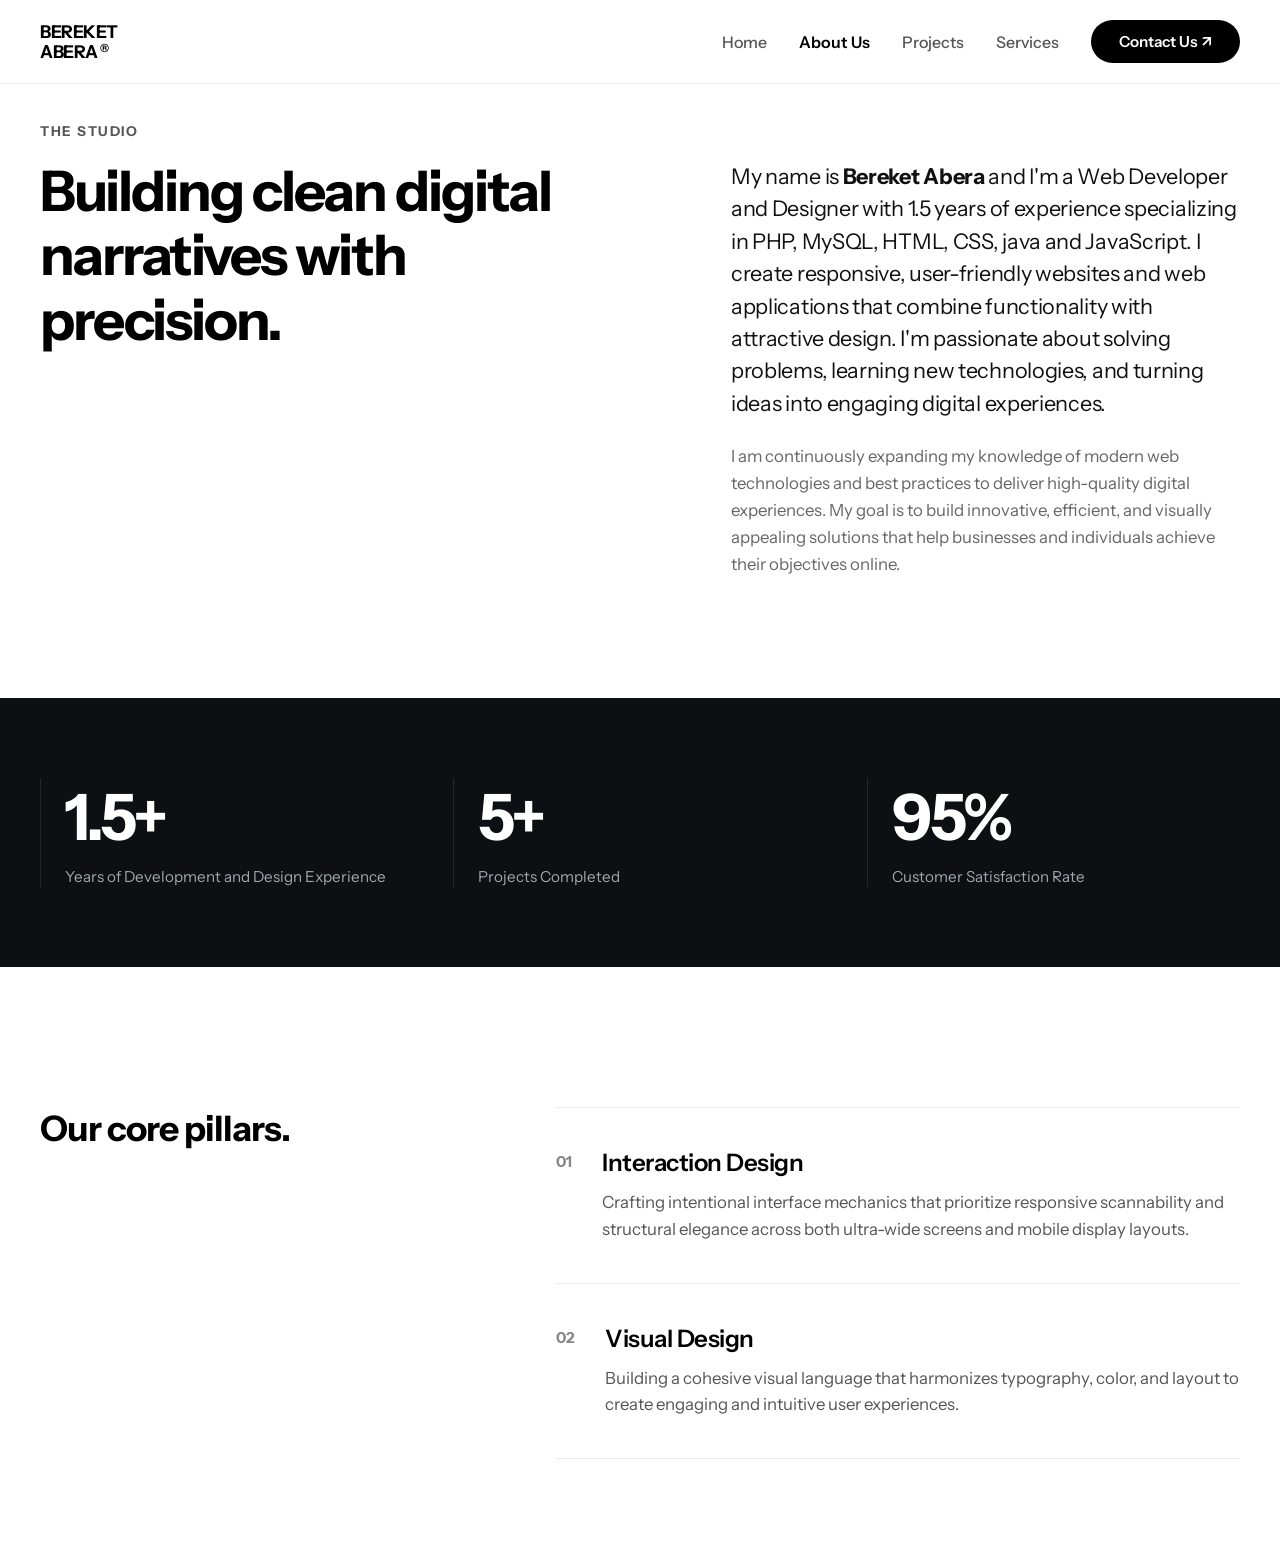
<file: about.html>
<!DOCTYPE html>
<html lang="en">
<head>
    <meta charset="UTF-8">
    <meta name="viewport" content="width=device-width, initial-scale=1.0">
    <title>About — Bereket Abera</title>
    <!-- Link your unified stylesheet (with cache buster) -->
    <link rel="stylesheet" href="style.css?v=2.0">
    <!-- Google Fonts link for Instrument Sans matching your typography -->
    <link href="https://fonts.googleapis.com/css2?family=Instrument+Sans:ital,wght@0,400..700;1,400..700&display=swap" rel="stylesheet">
</head>
<body class="about-page-body">

    <!-- SOLID WHITE NAV HEADER BAR -->
    <header class="site-header">
        <div class="header-inner-container">
            <a href="index.html" class="nav-brand-logo">BEREKET<br>ABERA<span>®</span></a>
            
            <nav class="desktop-nav-links">
                <a href="index.html" class="nav-item-link">Home</a>
                <a href="about.html" class="nav-item-link active-page">About Us</a>
                <a href="index.html#work" class="nav-item-link">Projects</a>
                <a href="index.html#services" class="nav-item-link">Services</a>
                <a href="contact.html" class="desktop-contact-pill-btn">Contact Us ↗</a>
            </nav>

            <button class="mobile-burger-trigger" aria-label="Toggle Navigation Menu" aria-expanded="false">
                <span class="burger-line line-top"></span>
                <span class="burger-line line-middle"></span>
                <span class="burger-line line-bottom"></span>
            </button>
        </nav>
    </header>

    
    <!-- MOBILE NAVIGATION OVERLAY DRAWER -->
    <div class="mobile-menu-overlay">
        <nav class="mobile-nav-options">
            <a href="index.html" class="mobile-nav-link">Home</a>
            <a href="about.html" class="mobile-nav-link">About Us</a>
            <a href="index.html#work" class="mobile-nav-link">Projects</a>
            <a href="index.html#services" class="mobile-nav-link">Services</a>
            <a href="contact.html" class="mobile-nav-link mobile-contact-pill">Contact Us ↗</a>
        </nav>
    </div>

    <main class="about-main-content">
        <!-- SECTION 1: SPLIT HERO INTRO -->
        <section class="about-hero-section">
            <div class="about-container">
                <div class="about-hero-grid">
                    <div class="about-hero-text">
                        <span class="about-subtitle-tag">THE STUDIO</span>
                        <h1 class="about-main-heading">Building clean digital narratives with precision.</h1>
                    </div>
                    <div class="about-hero-description">
                        <p class="about-lead-paragraph">
                           My name is <b>Bereket Abera</b> and I'm a Web Developer and Designer with 1.5 years of experience specializing in PHP, MySQL, HTML, CSS, java and JavaScript. I create responsive, 
                           user-friendly websites and web applications that combine functionality with attractive design.
                            I'm passionate about solving problems, learning new technologies, and turning ideas into engaging digital experiences.
                        </p>
                        <p class="about-body-paragraph">
                           I am continuously expanding my knowledge of modern web technologies and best practices to deliver high-quality digital experiences. 
                           My goal is to build innovative, efficient, 
                           and visually appealing solutions that help businesses and individuals achieve their objectives online.
                        </p>
                    </div>
                </div>
            </div>
        </section>

        <!-- SECTION 2: METRIC SHOWCASE (DARK MODE STATEMENT ACCENT) -->
        <section class="about-metrics-section">
            <div class="about-container">
                <div class="metrics-grid">
                    <div class="metric-item">
                        <h3 class="metric-number">1.5+</h3>
                        <p class="metric-label">Years of Development and Design Experience</p>
                    </div>
                    <div class="metric-item">
                        <h3 class="metric-number">5+</h3>
                        <p class="metric-label">Projects Completed</p>
                    </div>
                    <div class="metric-item">
                        <h3 class="metric-number">95%</h3>
                        <p class="metric-label">Customer Satisfaction Rate</p>
                    </div>
                </div>
            </div>
        </section>

        <!-- SECTION 3: CORE CAPABILITIES / PHILOSOPHY -->
        <section class="about-capabilities-section">
            <div class="about-container">
                <div class="capabilities-layout">
                    <div class="capabilities-sticky-left">
                        <h2 class="section-title-sticky">Our core pillars.</h2>
                    </div>
                    <div class="capabilities-list-right">
                        <div class="capability-row">
                            <span class="capability-num">01</span>
                            <div class="capability-content">
                                <h4>Interaction Design</h4>
                                <p>Crafting intentional interface mechanics that prioritize responsive scannability and structural elegance across both ultra-wide screens and mobile display layouts.</p>
                            </div>
                        </div>
                        <div class="capability-row">
                            <span class="capability-num">02</span>
                            <div class="capability-content">
                                <h4>Visual Design</h4>
                                <p>Building a cohesive visual language that harmonizes typography, color, and layout to create engaging and intuitive user experiences.</p>
                            </div>
                        </div>
                    </div>
                </div>
            </div>
        </section>
          
          
    </main>

    <!-- Simple script hook for mobile hamburger functionality -->
    <script src="app.js?v=2.0"></script>
</body>
</html>
</file>
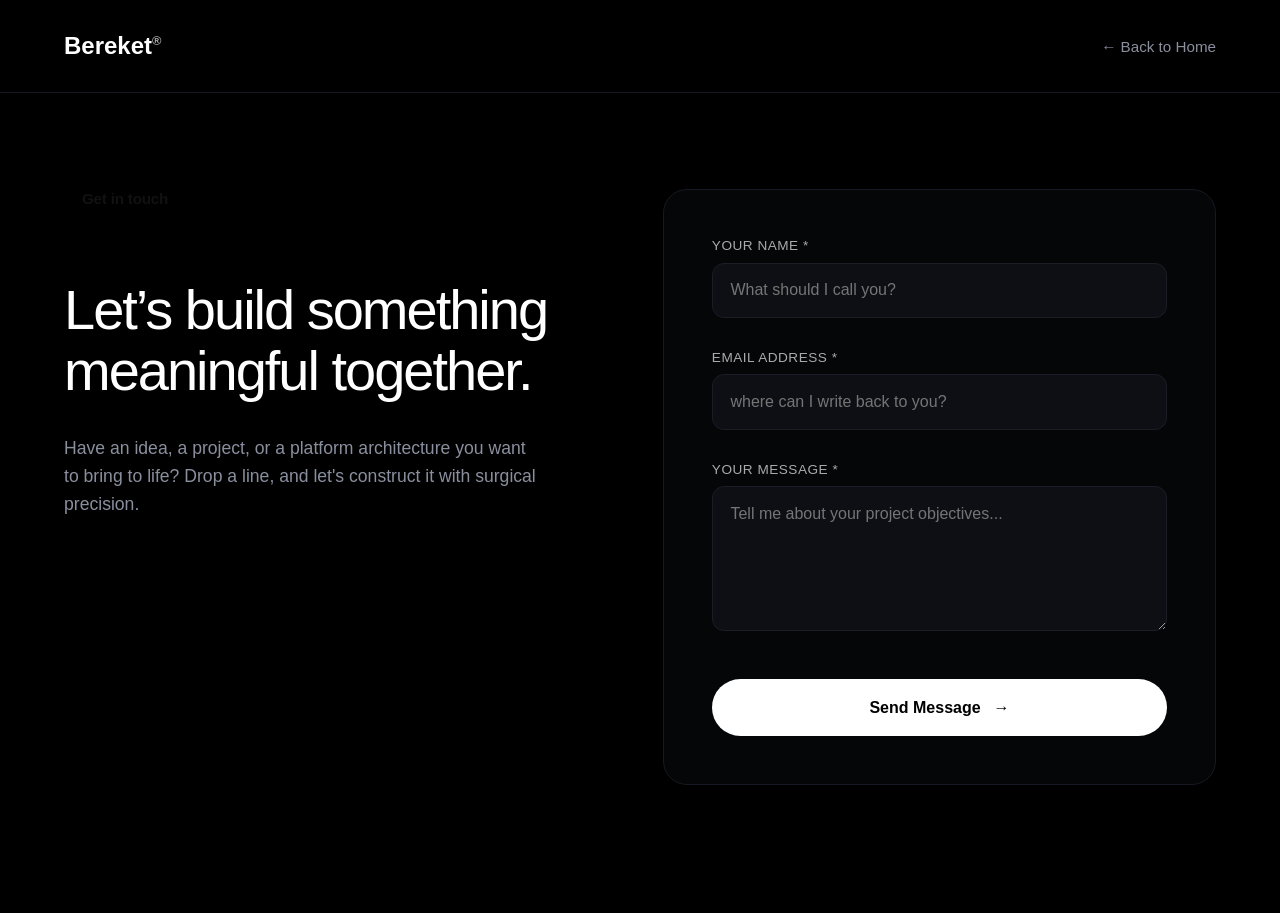
<file: contact.html>
<!DOCTYPE html>
<html lang="en">
<head>
    <meta charset="UTF-8">
    <meta name="viewport" content="width=device-width, initial-scale=1.0">
    <title>Contact — Bereket Abera Studio</title>
    <link rel="stylesheet" href="style.css">
</head>
<body class="contact-page-body">

    <!-- NAVIGATION BAR (Reused from your index page for consistency) -->
    <nav class="studio-navbar">
        <div class="nav-container">
            <a href="index.html" class="nav-logo">Bereket<span>®</span></a>
            <a href="index.html" class="back-home-link">← Back to Home</a>
        </div>
    </nav>

    <!-- MAIN CONTACT CONTENT AREA -->
    <main class="contact-main-layout">
        <div class="contact-grid-wrapper">
            
            <!-- LEFT AREA: EDITORIAL TITLES -->
            <div class="contact-info-block">
                <div class="about-tagline-row">
                    <span class="dot-badge"></span>
                    <span class="tagline-text">Get in touch</span>
                </div>
                <h1 class="contact-display-headline">Let’s build something meaningful together.</h1>
                <p class="contact-sub-text">
                    Have an idea, a project, or a platform architecture you want to bring to life? Drop a line, and let's construct it with surgical precision.
                </p>
                
                 
            </div>

            <!-- RIGHT AREA: SECURE INBOX-ROUTED CONTACT FORM -->
            <div class="contact-form-block">
                <!-- Change the action URL after completing Step 3 below -->
                <form action="https://formspree.io/f/xpqepakk" method="POST" class="portfolio-contact-form">
                    
                    <div class="form-input-group">
                        <label for="user-name">Your Name *</label>
                        <input type="text" id="user-name" name="name" placeholder="What should I call you?" required>
                    </div>

                    <div class="form-input-group">
                        <label for="user-email">Email Address *</label>
                        <input type="email" id="user-email" name="_replyto" placeholder="where can I write back to you?" required>
                    </div>

                    <div class="form-input-group">
                        <label for="user-msg">Your Message *</label>
                        <textarea id="user-msg" name="message" rows="6" placeholder="Tell me about your project objectives..." required></textarea>
                    </div>

                    <!-- Anti-spam honeypot hidden field (Stops bots from spamming your Gmail) -->
                    <input type="text" name="_gotcha" style="display:none">

                    <button type="submit" class="form-submit-capsule-btn">
                        Send Message 
                        <span class="submit-btn-arrow">→</span>
                    </button>

                </form>
            </div>

        </div>
    </main>

</body>
</html>
</file>
<file: style.css>
/* ==========================================================================
   GLOBAL LAYOUT VARS & CORE BACKDROP CONFIGURATIONS
   ========================================================================== */
:root {
    --bg-body: #ffffff;
    --card-dark: #090a0f;
    --text-light: #ffffff;
    --text-dark: #000000;
    --text-muted: #9fa4b5;
    --font-display: 'Syne', sans-serif;
    --font-body: 'Instrument Sans', sans-serif;
    --border-dark-card: #1b1e26;
    --border-light-section: #e6e8ec;
}

* {
    margin: 0;
    padding: 0;
    box-sizing: border-box;
}

html {
    scroll-behavior: smooth;
    background-color: var(--bg-body);
    color: var(--text-dark);
    font-family: var(--font-body);
    overflow-x: hidden;
}

/* ==========================================================================
   SOLID WHITE HEADER LAYOUT (SITS ABOVE THE HERO ENGINE)
   ========================================================================== */
.site-header {
    position: relative; /* Forces the header to take up its own row above the hero */
    width: 100%;
    z-index: 2000;
    background-color: #ffffff !important; /* Premium crisp white navigation bar */
    padding: 24px 40px;
    border-bottom: 1px solid rgba(0, 0, 0, 0.06); /* Clean structural divider line */
}

.header-inner-container {
    display: flex;
    justify-content: space-between;
    align-items: center;
    max-width: 1400px;
    margin: 0 auto;
    width: 100%;
}

/* Elegant Minimal Typography Logo (Set to dark text for the white background) */
.nav-brand-logo {
    font-family: 'Instrument Sans', sans-serif;
    font-size: 1.1rem;
    font-weight: 800;
    line-height: 1.1;
    text-transform: uppercase;
    color: #000000 !important; /* Pure black text styling */
    text-decoration: none;
    letter-spacing: -0.5px;
}
.nav-brand-logo span {
    font-size: 0.7rem;
    position: relative;
    top: -6px;
    left: 2px;
}

/* Horizontal Desktop Links Container */
.desktop-nav-links {
    display: flex;
    align-items: center;
    gap: 36px;
}

/* Desktop links original color mapped cleanly to light theme text rules */
.nav-item-link {
    font-family: 'Instrument Sans', sans-serif;
    font-size: 1rem;
    font-weight: 500;
    color: #555555 !important; /* Premium neutral gray */
    text-decoration: none;
    transition: color 0.2s ease;
}
.nav-item-link:hover {
    color: #000000 !important; /* Deep black text trigger on hover */
}

/* Desktop Premium Black Pill Button */
.desktop-contact-pill-btn {
    font-family: 'Instrument Sans', sans-serif;
    font-size: 0.95rem;
    font-weight: 600;
    color: #ffffff !important;
    background-color: #000000 !important; /* Matches your premium dark pill card format */
    padding: 12px 28px;
    border-radius: 50px;
    text-decoration: none;
    transition: opacity 0.2s ease;
}
.desktop-contact-pill-btn:hover {
    opacity: 0.85;
}

/* Hide mobile components completely on desktop viewport frameworks */
.mobile-burger-trigger, 
.mobile-menu-overlay {
    display: none !important;
}

/* ==========================================================================
   HERO VERTICAL ADJUSTMENT MATCH
   ========================================================================== */
/* If your hero container currently uses absolute layout rules or offsets, 
   un-comment this or add margin to your main hero container class */
/*
.hero-section {
    margin-top: 0 !important;
}
*/


/* ==========================================================================
   MOBILE ISOLATION MEDIA QUERY (Only kicks in on screens smaller than 768px)
   ========================================================================== */
@media (max-width: 768px) {
    
    .site-header {
        position: fixed !important; /* Reverts to fixed layout tracking on small viewports */
        padding: 16px 20px !important;
        background-color: #ffffff !important; 
    }

    /* Change burger trigger color to black since it sits inside the white row */
    .burger-line {
        background-color: #000000 !important; 
    }

    .desktop-nav-links {
        display: none !important;
    }

    .mobile-burger-trigger {
        display: flex !important;
        flex-direction: column;
        justify-content: space-between;
        width: 26px;
        height: 16px;
        background: none;
        border: none;
        cursor: pointer;
        padding: 0;
        z-index: 3000;
    }

    .burger-line {
        width: 100%;
        height: 2px;
        transition: transform 0.4s cubic-bezier(0.16, 1, 0.3, 1), opacity 0.3s ease, background-color 0.4s ease;
    }

    /* Open State transformations - line turns white dynamically when dark overlay is active */
    .mobile-burger-trigger.menu-is-open .burger-line {
        background-color: #ffffff !important;
    }
    .mobile-burger-trigger.menu-is-open .line-top {
        transform: translateY(7px) rotate(45deg);
    }
    .mobile-burger-trigger.menu-is-open .line-middle {
        opacity: 0;
    }
    .mobile-burger-trigger.menu-is-open .line-bottom {
        transform: translateY(-7px) rotate(-45deg);
    }

    /* Fullscreen Mobile Drawer Panel Layout */
    .mobile-menu-overlay {
        display: flex !important;
        position: fixed;
        top: 0;
        left: 0;
        width: 100vw;
        height: 100vh;
        background-color: #0d0f12; /* Rich dark layout drawer canvas */
        z-index: 2500;
        opacity: 0;
        pointer-events: none;
        transform: translate3d(0, -100%, 0);
        transition: opacity 0.4s ease, transform 0.5s cubic-bezier(0.16, 1, 0.3, 1);
        justify-content: center;
        align-items: center;
    }

    .mobile-menu-overlay.menu-is-open {
        opacity: 1;
        pointer-events: auto;
        transform: translate3d(0, 0, 0);
    }

    .mobile-nav-options {
        display: flex;
        flex-direction: column;
        align-items: center;
        gap: 32px;
        width: 100%;
    }

    .mobile-nav-link {
        font-family: 'Instrument Sans', sans-serif;
        font-size: 2rem;
        font-weight: 500;
        color: #ffffff !important;
        text-decoration: none;
        letter-spacing: -0.5px;
    }

    .mobile-contact-pill {
        background-color: #ffffff !important;
        color: #000000 !important;
        padding: 14px 36px !important;
        border-radius: 50px !important;
        font-size: 1.1rem !important;
        font-weight: 600 !important;
        margin-top: 12px;
    }
}
/* ==========================================================================
   INTERACTIVE FLOATING HERO SYSTEM
   ========================================================================== */
.hero-section {
    padding: 0 4% 5rem 4%;
}

.hero-card-container {
    position: relative;
    width: 100%;
    min-height: 82vh;
    background-color: var(--card-dark);
    border-radius: 36px;
    overflow: hidden;
    padding: 5rem 5% 4rem 5%;
    display: flex;
    align-items: flex-end;
}

.video-bg-container {
    position: absolute;
    top: 0;
    left: 0;
    width: 100%;
    height: 100%;
    z-index: 1;
}

.bg-video {
    width: 100%;
    height: 100%;
    object-fit: cover;
    opacity: 0.4;
}

.video-overlay {
    position: absolute;
    top: 0;
    left: 0;
    width: 100%;
    height: 100%;
    background: linear-gradient(to bottom, rgba(9, 10, 15, 0.1) 0%, rgba(9, 10, 15, 0.7) 100%);
}

.hero-content-layer {
    position: relative;
    z-index: 5;
    width: 100%;
    display: flex;
    flex-direction: column;
    justify-content: space-between;
    min-height: 62vh;
}

.hero-top-row {
    display: flex;
    justify-content: space-between;
    align-items: flex-start;
}

.hero-title-left {
    font-family: var(--font-display);
    font-size: 7.5rem;
    font-weight: 800;
    color: var(--text-light);
    line-height: 0.9;
    letter-spacing: -4px;
}

.hero-title-left span { font-size: 2.5rem; vertical-align: super; }

.hero-title-right { text-align: right; margin-top: 1.2rem; }

.hero-title-right h2 { font-family: var(--font-display); font-size: 3.5rem; color: var(--text-light); }

.hero-title-right p { color: var(--text-muted); font-size: 1rem; margin-top: 0.6rem; }

.hero-bottom-row {
    display: flex;
    justify-content: space-between;
    align-items: flex-end;
    gap: 4rem;
}

.hero-description { color: var(--text-muted); font-size: 1.2rem; line-height: 1.5; max-width: 520px; }

.profile-badge-card {
    background-color: #ffffff;
    border-radius: 24px;
    padding: 1.1rem;
    display: flex;
    align-items: center;
    gap: 1.2rem;
    min-width: 310px;
}

.badge-img-wrapper { width: 75px; height: 90px; border-radius: 14px; overflow: hidden; }

.badge-img-wrapper img { width: 100%; height: 100%; object-fit: cover; }

.badge-text-wrapper h3 { color: #111111; font-size: 1.15rem; font-weight: 700; }

.badge-text-wrapper p { color: #666666; font-size: 0.85rem; margin-bottom: 0.5rem; }

.badge-btn {
    display: inline-block;
    background-color: #111111;
    color: var(--text-light);
    padding: 0.4rem 1.2rem;
    border-radius: 50px;
    font-size: 0.8rem;
    text-decoration: none;
}

/* ==========================================================================
   INFINITE LOOP MARQUEE TICKER 
   ========================================================================== */
.marquee-container {
    overflow: hidden;
    width: 100%;
    white-space: nowrap;
    padding: 2.5rem 0;
    background-color: var(--card-dark);
}

.marquee-track {
    display: inline-block;
    animation: runMarquee 24s linear infinite;
}

.marquee-track span {
    font-family: var(--font-display);
    font-size: 1.8rem;
    font-weight: 700;
    color: var(--text-light);
    margin-right: 3.5rem;
}

@keyframes runMarquee {
    0% { transform: translate3d(0, 0, 0); }
    100% { transform: translate3d(-50%, 0, 0); }
}

/* ==========================================================================
   PIXEL-PERFECT COMPACT GRID ARRANGEMENT MODULE FOR ABOUT & STATS SECTION
   ========================================================================== */
.about-stats-section {
    display: grid;
    grid-template-columns: 0.9fr 1.1fr; /* Rigid architectural baseline grid configuration */
    gap: 6.5rem;
    padding: 8rem 6%;
    background-color: #ffffff;
    align-items: flex-start;
    max-width: 1600px;
    margin: 0 auto;
}

/* Left Canvas Image Positioning Styles */
.about-left-block {
    width: 100%;
}

.about-portrait-mask {
    width: 100%;
    aspect-ratio: 0.94 / 1; /* Reproduces the exact landscape square alignment block from reference image */
    border-radius: 32px;
    overflow: hidden;
    background-color: #f7f7f7;
}

.about-portrait-mask img {
    width: 100%;
    height: 100%;
    object-fit: cover;
    display: block;
}

/* Right Content Column Layout Alignment Engine */
.about-right-block {
    display: flex;
    flex-direction: column;
    width: 100%;
}

.about-tagline-row {
    display: inline-flex;
    align-items: center;
    gap: 0.5rem;
    margin-bottom: 2.5rem;
}

.dot-badge {
    width: 10px;
    height: 10px;
    background-color: #000000;
    border-radius: 50%;
}

.tagline-text {
    font-size: 0.95rem;
    font-weight: 600;
    color: #111111;
    letter-spacing: -0.2px;
}

.about-main-headline {
    font-family: var(--font-body);
    font-size: 3.2rem;
    font-weight: 500;
    line-height: 1.15;
    letter-spacing: -1.8px; /* High-end tight editorial print spacing */
    color: #000000;
    margin-bottom: 3.5rem;
}

.about-sub-paragraph {
    font-size: 1.1rem;
    line-height: 1.6;
    color: #727272;
    max-width: 480px;
    align-self: flex-end; /* Snaps description text explicitly over to the right side block edge */
    margin-bottom: 5rem;
}

.about-sub-paragraph strong {
    color: #000000;
    font-weight: 600;
}

/* Dual Metrics Layout Cards Layout Panel */
.stats-data-container {
    display: grid;
    grid-template-columns: 1fr 1fr;
    border-top: 1px solid var(--border-light-section);
    padding-top: 2.5rem;
    width: 100%;
}

.metric-card {
    display: flex;
    flex-direction: column;
    padding-right: 2rem;
}

.metric-card:first-child {
    border-right: 1px solid var(--border-light-section);
}

.metric-card:last-child {
    padding-left: 2.5rem;
    padding-right: 0;
}

.metric-header-row {
    display: flex;
    justify-content: space-between;
    align-items: flex-start;
    margin-bottom: 3rem;
}

.metric-big-number {
    font-size: 5rem;
    font-weight: 500;
    letter-spacing: -3px;
    color: #000000;
    line-height: 0.9;
}

.metric-index-tag {
    font-size: 0.8rem;
    color: #999999;
    font-weight: 500;
}

.metric-body-content h3 {
    font-size: 1.2rem;
    font-weight: 600;
    color: #000000;
    margin-bottom: 0.8rem;
    letter-spacing: -0.4px;
}

.metric-body-content p {
    font-size: 0.95rem;
    line-height: 1.55;
    color: #6e6e73;
}

/* Minimalist Inline Logotypes Row */
.inline-partner-logos {
    display: flex;
    align-items: center;
    gap: 1.5rem;
    margin-top: 3rem;
    opacity: 0.4;
}

.partner-logo-item {
    font-size: 0.85rem;
    font-weight: 700;
    letter-spacing: -0.5px;
    color: #000000;
    font-family: sans-serif;
}

/* ==========================================================================
   FLUID RESPONSIVE ENGINE
   ========================================================================== */
@media (max-width: 1150px) {
    .about-stats-section {
        grid-template-columns: 1fr;
        gap: 4rem;
    }
    .about-portrait-mask {
        max-width: 100%;
        aspect-ratio: 16 / 10;
    }
    .about-sub-paragraph {
        align-self: flex-start;
        margin-bottom: 3rem;
    }
    .hero-title-left { font-size: 5.5rem; }
}

@media (max-width: 650px) {
    .stats-data-container {
        grid-template-columns: 1fr;
        gap: 3rem;
    }
    .metric-card:first-child {
        border-right: none;
        border-bottom: 1px solid var(--border-light-section);
        padding-bottom: 3rem;
    }
    .metric-card:last-child {
        padding-left: 0;
    }
}
/* ==========================================================================
   DARK COMPACT SKILLS MARQUEE STRIP (INSPIRED BY image_f33a5f.png)
   ========================================================================== */
.skills-marquee-bar {
    background-color: #090a0f; /* Deep dark palette matching image_f33a5f.png background */
    padding: 4.5rem 0 4rem 0;
    display: flex;
    flex-direction: column;
    align-items: center;
    justify-content: center;
    overflow: hidden;
    width: 100%;
    border-top: 1px solid #161923;
}

/* Centralized Small Sub-Header Title mimicking the "Worked with" text structure */
.skills-marquee-title {
    font-family: 'Instrument Sans', sans-serif;
    font-size: 0.9rem;
    font-weight: 500;
    color: #8a8f9e; /* Muted contrast silver gray text */
    margin-bottom: 2.2rem;
    letter-spacing: -0.2px;
    text-transform: none;
}

/* Continuous Infinite Motion Canvas Pipeline */
.skills-track-container {
    overflow: hidden;
    white-space: nowrap;
    display: flex;
    width: 100%;
    position: relative;
}

/* Infinite side scroll track timeline mechanics */
.skills-track {
    display: inline-flex;
    align-items: center;
    gap: 4rem;
    animation: scrollSkills 30s linear infinite;
    padding-right: 4rem;
}

/* Individualized Skill Presentation Units */
.skill-item {
    font-family: 'Instrument Sans', sans-serif;
    font-size: 1.4rem;
    font-weight: 500;
    color: #ffffff; /* Premium high contrast clean white readability */
    letter-spacing: -0.5px;
    opacity: 0.85;
    transition: opacity 0.3s ease;
}

.skill-item:hover {
    opacity: 1;
}

/* Linear Infinite Smooth CSS Keyframe Interpolator */
@keyframes scrollSkills {
    0% {
        transform: translate3d(0, 0, 0);
    }
    100% {
        transform: translate3d(-33.333%, 0, 0); /* Perfectly resets loop sequences based on exactly 3 copies */
    }
}

/* Micro Responsive Adjustments for Portable Screen Views */
@media (max-width: 768px) {
    .skills-marquee-bar {
        padding: 3.5rem 0 3rem 0;
    }
    .skill-item {
        font-size: 1.15rem;
    }
    .skills-track {
        gap: 2.5rem;
        padding-right: 2.5rem;
    }
}
/* ==========================================================================
   INTERACTIVE PORTFOLIO MASONRY MATRIX BLOCK SYSTEM (image_f332a4.png / image_f32ebd.png)
   ========================================================================== */
.projects-portfolio-section {
    background-color: #000000; /* Rich solid pitch-black backdrop layout canvas */
    padding: 8rem 6%;
    width: 100%;
}

/* Header Text Alignments Block */
.projects-section-header {
    display: flex;
    flex-direction: column;
    align-items: center;
    text-align: center;
    margin-bottom: 5.5rem;
}

.projects-tag-row {
    display: inline-flex;
    align-items: center;
    gap: 0.5rem;
    margin-bottom: 1.5rem;
}

.projects-dot {
    width: 8px;
    height: 8px;
    background-color: #ffffff;
    border-radius: 50%;
}

.projects-tagline {
    font-family: 'Instrument Sans', sans-serif;
    font-size: 0.9rem;
    font-weight: 500;
    color: #cccccc;
    letter-spacing: 0.5px;
}

.projects-main-title {
    font-family: 'Instrument Sans', sans-serif;
    font-size: 3rem;
    font-weight: 500;
    color: #ffffff;
    letter-spacing: -1.5px;
    margin-bottom: 1rem;
}

.projects-sub-text {
    font-family: 'Instrument Sans', sans-serif;
    font-size: 1.05rem;
    color: #888888;
    max-width: 500px;
    line-height: 1.5;
}

/* Asymmetrical Masonry Grid Configuration Layout */
.projects-masonry-matrix {
    display: grid;
    grid-template-columns: 1fr 1fr 1fr; /* Pure structural 3-column split array */
    gap: 2rem;
    align-items: flex-start;
    max-width: 1440px;
    margin: 0 auto;
}

.masonry-column {
    display: flex;
    flex-direction: column;
    gap: 2.5rem;
}

/* Creates the elegant architectural vertical shift on the middle column from reference image */
@media (min-width: 992px) {
    .center-offset-column {
        transform: translateY(-2.5rem);
        margin-bottom: -2.5rem;
    }
}

/* Individual Portfolio Presentation Units */
.project-card-item {
    display: block;
    text-decoration: none;
    width: 100%;
}

/* Core Image Container Block Logic */
.project-image-wrapper {
    position: relative;
    width: 100%;
    border-radius: 20px;
    overflow: hidden;
    background-color: #121212;
    transition: transform 0.6s cubic-bezier(0.25, 1, 0.5, 1);
}

/* Grayscale Engine Layer */
.project-img {
    width: 100%;
    height: auto;
    display: block;
    object-fit: cover;
    filter: grayscale(100%); /* Keeps cards in neutral grayscale by default matching layout mockup */
    transition: filter 0.6s cubic-bezier(0.25, 1, 0.5, 1),
                transform 0.6s cubic-bezier(0.25, 1, 0.5, 1);
}

/* Absolute Glassmorphic Interactive Hover Engine Configuration (image_f32ebd.png) */
.project-hover-overlay {
    position: absolute;
    top: 0;
    left: 0;
    width: 100%;
    height: 100%;
    background: rgba(0, 0, 0, 0.15); /* Soft premium shadow veil */
    display: flex;
    align-items: center;
    justify-content: center;
    opacity: 0; /* Keeps overlay invisible until hover activation */
    transition: opacity 0.4s ease;
    z-index: 5;
}

/* Centered Capsule Button Overlay Component Styling */
.view-case-study-btn {
    background-color: #ffffff;
    color: #000000;
    font-family: 'Instrument Sans', sans-serif;
    font-size: 0.95rem;
    font-weight: 600;
    padding: 0.85rem 1.8rem;
    border-radius: 50px;
    display: inline-flex;
    align-items: center;
    gap: 0.5rem;
    box-shadow: 0 15px 35px rgba(0,0,0,0.25);
    transform: scale(0.85);
    transition: transform 0.5s cubic-bezier(0.175, 0.885, 0.32, 1.275);
}

.view-case-study-btn .arrow-icon {
    font-size: 0.85rem;
    transition: transform 0.3s ease;
}

/* ==========================================================================
   DYNAMIC INTERACTIVE HOVER ACTIONS 
   ========================================================================== */
.project-card-item:hover .project-image-wrapper {
    transform: scale(1.015); /* Sleek gentle micro scale expansion */
}

.project-card-item:hover .project-img {
    filter: grayscale(0%); /* Snaps the project image directly into vibrant full-spectrum color */
}

.project-card-item:hover .project-hover-overlay {
    opacity: 1; /* Instantly activates the centered capsule action button view window */
}

.project-card-item:hover .view-case-study-btn {
    transform: scale(1); /* Smooth spring-loaded expansion bounce */
}

.project-card-item:hover .view-case-study-btn:hover .arrow-icon {
    transform: translate(2px, -2px); /* Classic animated directional indicator nudge */
}

/* Micro-Text Subtitles Content Styling */
.project-meta-details {
    margin-top: 1.2rem;
    padding: 0 0.5rem;
}

.project-meta-details h3 {
    font-family: 'Instrument Sans', sans-serif;
    font-size: 1.15rem;
    font-weight: 500;
    color: #ffffff;
    margin-bottom: 0.3rem;
    letter-spacing: -0.3px;
}

.project-meta-details p {
    font-family: 'Instrument Sans', sans-serif;
    font-size: 0.9rem;
    color: #666666;
}

/* ==========================================================================
   FLUID RESPONSIVE GRID REDUCTIONS ENGINE
   ========================================================================== */
@media (max-width: 991px) {
    .projects-portfolio-section {
        padding: 5rem 5%;
    }
    .projects-masonry-matrix {
        grid-template-columns: 1fr 1fr; /* Shrinks fluidly to a clean 2-column pattern on tablets */
        gap: 1.5rem;
    }
    .masonry-column {
        gap: 1.5rem;
    }
    .projects-main-title {
        font-size: 2.4rem;
    }
}

@media (max-width: 650px) {
    .projects-masonry-matrix {
        grid-template-columns: 1fr; /* Transforms into a single card column loop cascade on smartphones */
        gap: 2rem;
    }
    .project-meta-details {
        margin-top: 0.8rem;
    }
    /* Disable desktop hover interactions cleanly for tactile mobile touch displays */
    .project-img {
        filter: grayscale(0%);
    }
    .project-hover-overlay {
        display: none;
    }
}
/* ==========================================================================
   LIGHT MINIMALIST INTERACTIVE SERVICES DRAWERS (image_e2d4c6.png / image_e2d0e4.png)
   ========================================================================== */
.services-disclosure-section {
    background-color: #ffffff; /* Clean high-contrast solid white layout canvas */
    padding: 9rem 0;
    width: 100%;
    color: #000000;
}

.services-container-width {
    max-width: 1200px;
    margin: 0 auto;
    padding: 0 5%;
}

/* Header Text Blocks */
.services-section-header {
    margin-bottom: 4.5rem;
}

.services-tag-row {
    display: inline-flex;
    align-items: center;
    gap: 0.6rem;
    margin-bottom: 1.2rem;
}

.services-dot {
    width: 20px;
    height: 20px;
    background-color: #111111;
    border-radius: 50%;
    display: inline-block;
}

.services-tagline {
    font-family: 'Instrument Sans', sans-serif;
    font-size: 1rem;
    font-weight: 500;
    color: #111111;
}

.services-main-title {
    font-family: 'Instrument Sans', sans-serif;
    font-size: 3.5rem;
    font-weight: 500;
    color: #111111;
    letter-spacing: -2px;
}

/* Individual Accordion Rows Components */
.services-accordion-list {
    border-top: 1px solid #e2e4e8; /* Soft dividing borders */
}

.service-row-item {
    border-bottom: 1px solid #e2e4e8;
    background-color: #ffffff;
    transition: background-color 0.4s ease;
}

/* Always Visible Default Master Header Block */
.service-row-visible-header {
    display: flex;
    align-items: center;
    padding: 3rem 0;
    cursor: pointer;
    position: relative;
    transition: padding 0.4s cubic-bezier(0.25, 1, 0.5, 1);
}

.service-index {
    font-family: 'Instrument Sans', sans-serif;
    font-size: 1.1rem;
    font-weight: 500;
    color: #111111;
    width: 12%; /* Keeps numerical indices strictly left aligned */
}

.service-title-text {
    font-family: 'Instrument Sans', sans-serif;
    font-size: 2.8rem;
    font-weight: 500;
    color: #111111;
    letter-spacing: -1px;
    flex-grow: 1;
    transition: transform 0.4s cubic-bezier(0.25, 1, 0.5, 1);
}

/* Round Arrow Badge Link Elements */
.service-arrow-badge {
    width: 44px;
    height: 44px;
    border-radius: 50%;
    background-color: #f4f5f7; /* Default light state circle grey */
    display: flex;
    align-items: center;
    justify-content: center;
    transition: background-color 0.4s ease, transform 0.4s cubic-bezier(0.25, 1, 0.5, 1);
}

.arrow-glyph {
    font-size: 1.1rem;
    font-weight: 500;
    color: #111111;
    transition: color 0.4s ease;
}

/* ==========================================================================
   HIDDEN EXPANSION SLIDE-DOWN ENGINE MECHANICS
   ========================================================================== */
.service-hidden-drawer-panel {
    display: grid;
    grid-template-rows: 0fr; /* Zero height configuration default standard */
    overflow: hidden;
    transition: grid-template-rows 0.5s cubic-bezier(0.25, 1, 0.5, 1), padding 0.5s ease;
    padding-bottom: 0;
}

/* Triggers height container computation via grid auto interpolation */
.service-drawer-inner-grid {
    min-height: 0;
    display: flex;
    align-items: flex-start;
    gap: 4.5rem;
    padding-left: 12%; /* Perfectly matches title starting line constraints */
}

/* Image Showcase Containers */
.service-preview-mockup-box {
    width: 240px;
    height: 150px;
    border-radius: 12px;
    overflow: hidden;
    background-color: #f0f2f5;
    box-shadow: 0 10px 30px rgba(0,0,0,0.04);
}

.service-mockup-img {
    width: 100%;
    height: 100%;
    object-fit: cover;
}

/* Chip Cloud Text Meta Container Layouts */
.service-categories-meta-block {
    max-width: 500px;
}

.categories-block-label {
    font-family: 'Instrument Sans', sans-serif;
    font-size: 1.3rem;
    font-weight: 500;
    color: #111111;
    margin-bottom: 1.2rem;
    letter-spacing: -0.3px;
}

.categories-chips-cloud {
    display: flex;
    flex-wrap: wrap;
    gap: 0.6rem;
}

.tag-chip {
    font-family: 'Instrument Sans', sans-serif;
    font-size: 0.95rem;
    font-weight: 400;
    color: #4a4a4a;
    background-color: #f4f5f7; /* Pill pill styling elements from image_e2d0e4.png */
    padding: 0.6rem 1.1rem;
    border-radius: 8px;
}

/* ==========================================================================
   HOVER DYNAMIC TRIGGER ACTION ENGINE
   ========================================================================== */
.service-row-item:hover .service-hidden-drawer-panel {
    grid-template-rows: 1fr; /* Instantly computes target size to execute smooth CSS slide-down */
    padding-bottom: 3.5rem;
}

.service-row-item:hover .service-row-visible-header {
    padding-top: 3.5rem;
    padding-bottom: 1.5rem; /* Reshapes internal padding space dynamically during actions */
}

/* Inverts Arrow Button Colors matching image_e2d0e4.png layout rules */
.service-row-item:hover .service-arrow-badge {
    background-color: #111111;
    transform: scale(1.05);
}

.service-row-item:hover .arrow-glyph {
    color: #ffffff;
}

/* ==========================================================================
   MOBILE MEDIA QUERY COMPACT SCREEN RENDERERS
   ========================================================================== */
@media (max-width: 991px) {
    .services-main-title {
        font-size: 2.8rem;
    }
    .service-title-text {
        font-size: 2rem;
    }
    .service-drawer-inner-grid {
        flex-direction: column;
        gap: 2rem;
        padding-left: 0;
    }
    .service-index {
        width: 18%;
    }
}

@media (max-width: 600px) {
    .services-disclosure-section {
        padding: 5rem 0;
    }
    .services-main-title {
        font-size: 2.2rem;
    }
    .service-row-visible-header {
        padding: 2rem 0;
    }
    .service-title-text {
        font-size: 1.5rem;
    }
    .service-index {
        font-size: 0.9rem;
        width: 15%;
    }
    .service-arrow-badge {
        width: 36px;
        height: 36px;
    }
    .service-preview-mockup-box {
        width: 100%;
        height: 160px;
    }
}
/* ==========================================================================
   OFF-WHITE ASYMMETRIC SUCCESS DECK GRAPHICS (image_e2c281.png)
   ========================================================================== */
.success-stories-section {
    background-color: #f8f9fa; /* Elegant off-white background workspace framework */
    padding: 8rem 0;
    width: 100%;
}

.stories-container-width {
    max-width: 1440px;
    margin: 0 auto;
    padding: 0 5%;
}

/* Master Asymmetric Cards Deck Layout Flexbox Wrapper */
.stories-cards-deck {
    display: flex;
    justify-content: space-between;
    align-items: stretch; /* Forces all cards to snap into matching height alignment profiles */
    gap: 1.8rem;
    width: 100%;
}

/* Standard Base Base Layout Card Configurations */
.story-card {
    background-color: #ffffff;
    border-radius: 20px;
    padding: 3rem;
    flex: 1; /* Distributes horizontal space proportionally across rows */
    display: flex;
    flex-direction: column;
    position: relative;
    overflow: hidden;
    box-shadow: 0 4px 24px rgba(0, 0, 0, 0.02); /* Clean, flat editorial design depth */
}

/* CARD 01: INTRO TEXT BLOCK STRUCTURAL RULES */
.text-intro-card {
    justify-content: space-between;
    min-height: 520px;
}

.agency-brand-stub {
    font-family: 'Syne', sans-serif;
    font-weight: 800;
    font-size: 1.15rem;
    letter-spacing: -0.5px;
    color: #000000;
}

.agency-brand-stub span {
    font-size: 0.65rem;
    vertical-align: super;
}

.stories-display-headline {
    font-family: 'Instrument Sans', sans-serif;
    font-size: 3.2rem;
    font-weight: 500;
    line-height: 1.05;
    letter-spacing: -1.8px;
    color: #000000;
}

.card-bottom-attribution p {
    font-family: 'Instrument Sans', sans-serif;
    font-size: 0.95rem;
    line-height: 1.5;
    color: #777777;
    max-width: 240px;
}

/* CARD 02: FULL-BLEED PORTRAIT CANVAS WITH INTEGRATED TEXT CONTEXT PANELS */
.portrait-display-card {
    padding: 0; /* Strips padding to expand image bleed space entirely edge-to-edge */
}

.portrait-bg-media {
    width: 100%;
    height: 100%;
    object-fit: cover;
    display: block;
    position: absolute;
    top: 0;
    left: 0;
    z-index: 1;
}

/* Inside Context Overlay Structural Panel Layer */
.portrait-text-overlay-panel {
    position: relative;
    z-index: 5;
    margin-top: auto; /* Drops container layout panel strictly to the card's bottom edge */
    width: 100%;
    padding: 2.2rem;
    background: linear-gradient(to top, rgba(0, 0, 0, 0.85) 0%, rgba(0, 0, 0, 0.4) 70%, rgba(0, 0, 0, 0) 100%);
    color: #ffffff;
}

.overlay-quote-text {
    font-family: 'Instrument Sans', sans-serif;
    font-size: 1.15rem;
    line-height: 1.45;
    font-weight: 400;
    margin-bottom: 1.8rem;
    letter-spacing: -0.2px;
}

.overlay-author-credentials h3 {
    font-family: 'Instrument Sans', sans-serif;
    font-size: 1.05rem;
    font-weight: 600;
    margin-bottom: 0.2rem;
}

.overlay-author-credentials p {
    font-family: 'Instrument Sans', sans-serif;
    font-size: 0.85rem;
    color: #cccccc;
}

/* CARD 03: DETAILED REVIEW AND METRIC INSIGHTS LAYOUT SHEET PANEL */
.analytics-review-card {
    justify-content: space-between;
}

.star-rating-row {
    display: flex;
    gap: 0.2rem;
    margin-bottom: 1.5rem;
}

.star-glyph {
    color: #000000; /* Flat minimalist solid star icons matching design reference image */
    font-size: 1.1rem;
}

.review-narrative-paragraph {
    font-family: 'Instrument Sans', sans-serif;
    font-size: 1.1rem;
    line-height: 1.55;
    color: #333333;
    margin-bottom: 2.5rem;
}

/* Nested Analytics Sub-row Grid Modules */
.review-metrics-split-row {
    display: grid;
    grid-template-columns: 1fr 1fr;
    border-top: 1px solid #eef0f2;
    padding-top: 2rem;
    margin-bottom: 2.5rem;
    gap: 1.5rem;
}

.split-stat-big-num {
    font-family: 'Instrument Sans', sans-serif;
    font-size: 3.2rem;
    font-weight: 500;
    letter-spacing: -1.5px;
    color: #000000;
    line-height: 1;
    display: block;
    margin-bottom: 0.4rem;
}

.split-stat-sub-label {
    font-family: 'Instrument Sans', sans-serif;
    font-size: 0.85rem;
    color: #888888;
    line-height: 1.3;
}

/* Signature Footer Components */
.review-author-signature-footer {
    display: flex;
    align-items: center;
    gap: 1rem;
    border-top: 1px solid #eef0f2;
    padding-top: 1.5rem;
    margin-top: auto; /* Snaps block tightly against base row perimeter boundaries */
}

.signature-avatar-mask {
    width: 44px;
    height: 44px;
    border-radius: 50%;
    overflow: hidden;
    background-color: #f0f2f5;
}

.signature-avatar-mask img {
    width: 100%;
    height: 100%;
    object-fit: cover;
}

.signature-identity-block h3 {
    font-family: 'Instrument Sans', sans-serif;
    font-size: 0.95rem;
    font-weight: 600;
    color: #000000;
}

.signature-identity-block p {
    font-family: 'Instrument Sans', sans-serif;
    font-size: 0.8rem;
    color: #666666;
}

/* ==========================================================================
   FLUID CARDS STACK RE-ORDER SYSTEM RESPONSIVE CORE ENGINE
   ========================================================================== */
@media (max-width: 1150px) {
    .stories-cards-deck {
        flex-direction: column; /* Transforms side panels gracefully into vertical scrolls */
        gap: 2rem;
    }
    .story-card {
        min-height: auto;
        padding: 2.5rem;
    }
    .text-intro-card {
        gap: 3rem;
    }
    .portrait-display-card {
        padding: 0;
        min-height: 480px;
    }
}

@media (max-width: 600px) {
    .success-stories-section {
        padding: 5rem 0;
    }
    .stories-display-headline {
        font-size: 2.6rem;
    }
    .review-metrics-split-row {
        grid-template-columns: 1fr;
        gap: 2rem;
    }
}
/* ==========================================================================
   MINIMALIST FAQ ACCORDION PANEL DECK (image_e26bad.png)
   ========================================================================== */
.faq-container-section {
    background-color: #ffffff; /* Clean high contrast solid white workspace canvas */
    padding: 8rem 0;
    width: 100%;
    color: #000000;
}

.faq-wrapper-width {
    max-width: 820px; /* Restricts accordion widths for premium scannability alignment */
    margin: 0 auto;
    padding: 0 5%;
}

/* Centralized Header Core Components */
.faq-centered-header {
    display: flex;
    flex-direction: column;
    align-items: center;
    text-align: center;
    margin-bottom: 4rem;
}

.faq-display-title {
    font-family: 'Instrument Sans', sans-serif;
    font-size: 3.2rem;
    font-weight: 500;
    letter-spacing: -1.8px;
    color: #000000;
    margin-bottom: 1rem;
}

.faq-lead-paragraph {
    font-family: 'Instrument Sans', sans-serif;
    font-size: 1rem;
    line-height: 1.5;
    color: #666666;
    max-width: 520px;
    margin-bottom: 2.2rem;
}

/* Capsule Form Action Control Component */
.faq-capsule-contact-btn {
    display: inline-flex;
    align-items: center;
    gap: 0.6rem;
    background-color: #000000;
    color: #f4f5f7;
    font-family: 'Instrument Sans', sans-serif;
    font-size: 0.95rem;
    font-weight: 600;
    padding: 0.8rem 1.8rem;
    border-radius: 50px;
    text-decoration: none;
    transition: background-color 0.2s ease, color 0.2s ease;
}

.faq-capsule-contact-btn:hover {
    background-color: #f4f5f7;
    color: #000000;
}

.faq-btn-arrow {
    font-size: 0.85rem;
}

/* Accordion Block Deck Configuration */
.faq-accordion-stack {
    display: flex;
    flex-direction: column;
    gap: 1.1rem; /* Precise separation distances matching mockup spacing margins */
}

/* Individualized Item Structural Housing Units */
.faq-item-card {
    background-color: #f8f9fa; /* Very subtle grey background tint match */
    border-radius: 16px;
    border: 1px solid #f0f2f5;
    overflow: hidden;
    width: 100%;
    transition: background-color 0.3s ease;
}

/* Button Head Trigger Areas Block Reset Rules */
.faq-trigger-header {
    width: 100%;
    background: none;
    border: none;
    padding: 2rem 2.5rem;
    display: flex;
    justify-content: space-between;
    align-items: center;
    cursor: pointer;
    text-align: left;
    outline: none;
}

.faq-question-text {
    font-family: 'Instrument Sans', sans-serif;
    font-size: 1.25rem;
    font-weight: 500;
    letter-spacing: -0.5px;
    color: #000000;
}

/* Graphical Status Circular Indicator Modules */
.faq-status-icon-badge {
    width: 42px;
    height: 42px;
    border-radius: 50%;
    background-color: #eeeeee; /* Light grey circle state by default */
    display: flex;
    align-items: center;
    justify-content: center;
    transition: background-color 0.3s cubic-bezier(0.25, 1, 0.5, 1);
    flex-shrink: 0;
}

.icon-toggle-glyph {
    font-size: 1.4rem;
    font-weight: 400;
    color: #111111;
    line-height: 1;
    display: block;
    transform: translateY(-1px); /* Perfect centering nudge */
}

/* ==========================================================================
   EXPANSION INTERPOLATION TIMELINES
   ========================================================================== */
.faq-expandable-drawer {
    display: grid;
    grid-template-rows: 0fr; /* Zero height closed state by default */
    transition: grid-template-rows 0.4s cubic-bezier(0.25, 1, 0.5, 1);
}

.faq-drawer-content-inner {
    min-height: 0;
}

.faq-drawer-content-inner p {
    font-family: 'Instrument Sans', sans-serif;
    font-size: 1.05rem;
    line-height: 1.6;
    color: #555555;
    padding: 0 2.5rem 2.2rem 2.5rem; /* Extends clean bottom padding clearances */
    max-width: 720px;
}

/* ==========================================================================
   ACTIVE CONDITION CONFIGURATIONS MATCHING THE ACTIVE SPECIFICATION
   ========================================================================== */
.faq-item-card.active {
    background-color: #fdfdfd; /* Light background elevation contrast update */
    box-shadow: 0 10px 30px rgba(0, 0, 0, 0.015);
}

.faq-item-card.active .faq-expandable-drawer {
    grid-template-rows: 1fr; /* Animates open smoothly via internal layout calculation */
}

/* Inverts the status icon element cleanly to jet black matching image_e26bad.png */
.faq-item-card.active .faq-status-icon-badge {
    background-color: #000000;
}

.faq-item-card.active .icon-toggle-glyph {
    color: #ffffff;
}

/* ==========================================================================
   MICRO MEDIA QUERY FLUID SCALINGS
   ========================================================================== */
@media (max-width: 768px) {
    .faq-display-title {
        font-size: 2.4rem;
    }
    .faq-trigger-header {
        padding: 1.8rem 1.8rem;
    }
    .faq-question-text {
        font-size: 1.1rem;
        padding-right: 1rem;
    }
    .faq-drawer-content-inner p {
        padding: 0 1.8rem 1.8rem 1.8rem;
        font-size: 0.95rem;
    }
    .faq-status-icon-badge {
        width: 36px;
        height: 36px;
    }
}
/* ==========================================================================
   CINEMATIC MULTI-DIRECTIONAL PARALLAX FOOTER CANVAS (image_e25221.png)
   ========================================================================== */
.cinematic-footer-canvas {
    background-color: #090a0f; /* Match deep dark brand space palette */
    width: 100%;
    overflow: hidden;
    position: relative;
    border-top: 1px solid #161923;
}

/* Parallax Track Rendering Box */
.parallax-visual-engine {
    position: relative;
    height: 750px;
    width: 100%;
    display: flex;
    flex-direction: column;
    justify-content: center;
    gap: 3rem;
    overflow: hidden;
    background-color: #050608;
    perspective: 1200px; /* Provides the premium depth scale seen in image_e25221.png */
}

/* Center Static Call-To-Action Element */
.fixed-cta-center-core {
    position: absolute;
    top: 50%;
    left: 50%;
    transform: translate(-50%, -50%);
    z-index: 20; /* Ensures copy stays completely flat and floats over scrolling media cards */
    text-align: center;
    width: 90%;
    max-width: 700px;
    pointer-events: auto;
}

.footer-cta-title {
    font-family: 'Instrument Sans', sans-serif;
    font-size: 3.6rem;
    font-weight: 500;
    line-height: 1.05;
    letter-spacing: -2px;
    color: #ffffff;
    margin-bottom: 1.2rem;
}

.footer-cta-subtext {
    font-family: 'Instrument Sans', sans-serif;
    font-size: 1.05rem;
    color: #8a8f9e;
    max-width: 480px;
    margin: 0 auto 2.5rem auto;
    line-height: 1.5;
}

/* Capsule Form CTA Button Accent */
.footer-capsule-cta-btn {
    display: inline-flex;
    align-items: center;
    gap: 0.8rem;
    background-color: #ffffff;
    color: #000000;
    font-family: 'Instrument Sans', sans-serif;
    font-size: 0.95rem;
    font-weight: 600;
    padding: 0.9rem 2.2rem;
    border-radius: 50px;
    text-decoration: none;
    box-shadow: 0 20px 40px rgba(0,0,0,0.4);
    transition: transform 0.3s cubic-bezier(0.25, 1, 0.5, 1);
}

.footer-capsule-cta-btn:hover {
    transform: scale(1.04);
}

.cta-btn-dot {
    width: 8px;
    height: 8px;
    background-color: #000000;
    border-radius: 50%;
}

/* Horizontal Track Sliders Structural Foundations */
.parallax-strip-track {
    display: flex;
    gap: 2.5rem;
    width: 250%; /* Massive base canvas width to ensure image padding overflow window availability */
    position: relative;
    z-index: 5;
    opacity: 0.35; /* Keeps backdrops beautifully muted below text layer focus */
    will-change: transform; /* Signals GPU hardware optimization initialization */
    transition: transform 0.1s cubic-bezier(0.25, 1, 0.5, 1);
}

/* Rotates and distorts columns to align with image_e25221.png architectural flare styling */
.track-move-left {
    transform: rotateX(8deg) rotateY(-12deg) translate3d(-15%, 0, 0);
}

.track-move-right {
    transform: rotateX(8deg) rotateY(12deg) translate3d(-35%, 0, 0);
}

.parallax-card-media {
    width: 380px;
    height: 230px;
    border-radius: 16px;
    overflow: hidden;
    background-color: #161923;
    flex-shrink: 0;
    box-shadow: 0 15px 45px rgba(0,0,0,0.3);
}

.parallax-card-media img {
    width: 100%;
    height: 100%;
    object-fit: cover;
    filter: brightness(0.85);
}

/* ==========================================================================
   LOWER DIRECTORY MAP LAYOUT STYLING
   ========================================================================== */
.footer-directory-container {
    max-width: 1440px;
    margin: 0 auto;
    padding: 6rem 5% 3rem 5%;
    border-top: 1px solid #161923;
}

.footer-directory-grid {
    display: grid;
    grid-template-columns: 2fr 1fr 1fr 1fr;
    gap: 4rem;
    padding-bottom: 5rem;
    border-bottom: 1px solid #161923;
}

.footer-brand-logo {
    font-family: 'Syne', sans-serif;
    font-size: 1.8rem;
    font-weight: 800;
    color: #ffffff;
    letter-spacing: -1px;
    margin-bottom: 2rem;
}

.footer-brand-logo span {
    font-size: 0.9rem;
    vertical-align: super;
}

/* Newsletter Input Core Assembly Row */
.footer-newsletter-box {
    margin-bottom: 2rem;
    max-width: 320px;
}

.newsletter-label {
    display: block;
    font-family: 'Instrument Sans', sans-serif;
    font-size: 0.9rem;
    color: #8a8f9e;
    margin-bottom: 0.8rem;
}

.newsletter-input-wrapper {
    display: flex;
    position: relative;
    border-bottom: 1px solid #333846;
}

.newsletter-input-wrapper input {
    width: 100%;
    background: none;
    border: none;
    padding: 0.8rem 2.5rem 0.8rem 0;
    color: #ffffff;
    font-family: 'Instrument Sans', sans-serif;
    font-size: 0.95rem;
    outline: none;
}

.newsletter-submit-arrow {
    position: absolute;
    right: 0;
    top: 50%;
    transform: translateY(-50%);
    background: none;
    border: none;
    color: #ffffff;
    cursor: pointer;
    font-size: 1rem;
}

.footer-socials-row {
    display: flex;
    gap: 1.2rem;
}

.social-link {
    text-decoration: none;
    color: #61677a;
    font-family: 'Instrument Sans', sans-serif;
    font-size: 0.95rem;
    transition: color 0.3s ease;
}

.social-link:hover {
    color: #ffffff;
}

/* Directory Text Links Processing Columns */
.footer-directory-grid h4 {
    font-family: 'Instrument Sans', sans-serif;
    font-size: 0.9rem;
    font-weight: 500;
    color: #8a8f9e;
    margin-bottom: 1.5rem;
}

.footer-directory-grid ul {
    list-style: none;
    padding: 0;
    margin: 0;
}

.footer-directory-grid li {
    margin-bottom: 0.8rem;
}

.footer-directory-grid a {
    text-decoration: none;
    font-family: 'Instrument Sans', sans-serif;
    font-size: 0.95rem;
    color: #ffffff;
    font-weight: 400;
    opacity: 0.8;
    transition: opacity 0.2s ease;
}

.footer-directory-grid a:hover {
    opacity: 1;
}

/* Base Copyright Ground Footer Line Layout map */
.subfooter-copyright-meta-row {
    display: flex;
    justify-content: space-between;
    align-items: center;
    padding-top: 2rem;
}

.copyright-text, .attribution-text {
    font-family: 'Instrument Sans', sans-serif;
    font-size: 0.85rem;
    color: #61677a;
}

/* ==========================================================================
   FLUID FOOTER SCALING ENGINE MEDIA QUERIES
   ========================================================================== */
@media (max-width: 1024px) {
    .footer-directory-grid {
        grid-template-columns: 1fr 1fr;
        gap: 3rem;
    }
    .footer-cta-title {
        font-size: 2.8rem;
    }
    .parallax-visual-engine {
        height: 600px;
    }
}

@media (max-width: 650px) {
    .footer-directory-grid {
        grid-template-columns: 1fr;
        gap: 2.5rem;
    }
    .subfooter-copyright-meta-row {
        flex-direction: column;
        align-items: flex-start;
        gap: 1rem;
    }
    .footer-cta-title {
        font-size: 2.2rem;
    }
    .parallax-card-media {
        width: 280px;
        height: 170px;
    }
    .parallax-visual-engine {
        height: 500px;
    }
}
/* ==========================================================================
   SCROLL INTERSECTION ANIMATION HANDLERS (image_e2c281.png Layout Assembly)
   ========================================================================== */

/* 1. Setup default state properties before the scroll trigger hits */
.animate-left {
    opacity: 0;
    transform: translate3d(-60px, 0, 0);
    transition: transform 0.9s cubic-bezier(0.25, 1, 0.5, 1), opacity 0.9s ease;
}

.animate-right {
    opacity: 0;
    transform: translate3d(60px, 0, 0);
    transition: transform 0.9s cubic-bezier(0.25, 1, 0.5, 1), opacity 0.9s ease;
}

.animate-fade-up {
    opacity: 0;
    transform: translate3d(0, 40px, 0);
    transition: transform 1.2s cubic-bezier(0.25, 1, 0.5, 1), opacity 1.2s ease;
}

/* Image frame element stays locked in space as requested */
.static-image-frame {
    opacity: 1 !important;
    transform: none !important;
}

/* Base style fix to keep number alignment tidy next to the rolling digits */
.stat-plus-sign {
    font-family: 'Instrument Sans', sans-serif;
    font-size: 3.2rem;
    font-weight: 500;
    color: #000000;
    letter-spacing: -1.5px;
}

/* 2. THE TRIGGER CONDITION STATE - Activated instantly via JS IntersectionObserver */
.scroll-animate-zone.triggered .animate-left,
.scroll-animate-zone.triggered .animate-right,
.scroll-animate-zone.triggered .animate-fade-up {
    opacity: 1;
    transform: translate3d(0, 0, 0); /* Pulls everything smoothly back to its native spot */
}
/* ==========================================================================
   ABOUT SECTION TIMED ASSEMBLY STYLES
   ========================================================================== */

/* Keep the image frame fully anchored with zero layout movement */
.static-portrait-frame {
    opacity: 1 !important;
    transform: none !important;
}

/* The right text panel starts pushed slightly out to the right */
.animate-about-right {
    opacity: 0;
    transform: translate3d(50px, 0, 0);
    transition: transform 1s cubic-bezier(0.25, 1, 0.5, 1), opacity 1s ease;
}

/* Individual metric cards start lower down so they lift up into view */
.animate-card-up {
    opacity: 0;
    transform: translate3d(0, 40px, 0);
    transition: transform 0.8s cubic-bezier(0.25, 1, 0.5, 1), opacity 0.8s ease;
}

/* --------------------------------------------------------------------------
   TRIGGER ACTIONS: Activating once your intersection scroll line is crossed
   -------------------------------------------------------------------------- */
.scroll-animate-about-zone.triggered .animate-about-right,
.scroll-animate-about-zone.triggered .animate-card-up {
    opacity: 1;
    transform: translate3d(0, 0, 0); /* Combines seamlessly back together */
}
/* ==========================================================================
   PREMIUM STUDIO CONTACT PAGE ARCHITECTURE
   ========================================================================== */
.contact-page-body {
    background-color: #000000;
    color: #ffffff;
    font-family: 'Instrument Sans', sans-serif;
    margin: 0;
    padding: 0;
}

.studio-navbar {
    padding: 2rem 5%;
    border-bottom: 1px solid #161923;
}
.nav-container {
    display: flex;
    justify-content: space-between;
    align-items: center;
    max-width: 1440px;
    margin: 0 auto;
}
.nav-logo { font-size: 1.5rem; font-weight: 700; color: #fff; text-decoration: none; }
.nav-logo span { color: #aaaaaa; font-size: 0.8rem; vertical-align: super; }
.back-home-link { color: #8a8f9e; text-decoration: none; font-size: 0.95rem; transition: color 0.3s; }
.back-home-link:hover { color: #ffffff; }

.contact-main-layout {
    max-width: 1440px;
    margin: 0 auto;
    padding: 6rem 5% 8rem 5%;
}

.contact-grid-wrapper {
    display: grid;
    grid-template-columns: 1fr 1.1fr;
    gap: 6rem;
    align-items: start;
}

.contact-display-headline {
    font-size: 3.5rem;
    font-weight: 500;
    line-height: 1.1;
    letter-spacing: -2px;
    margin: 2rem 0;
}
.contact-sub-text { color: #8a8f9e; font-size: 1.1rem; line-height: 1.6; max-width: 480px; }

.direct-channels { margin-top: 4rem; border-top: 1px solid #161923; padding-top: 2rem; }
.channel-label { display: block; font-size: 0.8rem; text-transform: uppercase; color: #61677a; letter-spacing: 1px; margin-bottom: 0.5rem; }
.channel-link { color: #ffffff; font-size: 1.2rem; text-decoration: none; font-weight: 500; }

/* Interactive Form Fields UI */
.portfolio-contact-form {
    display: flex;
    flex-direction: column;
    gap: 2rem;
    background: #050608;
    border: 1px solid #161923;
    padding: 3rem;
    border-radius: 24px;
}

.form-input-group { display: flex; flex-direction: column; gap: 0.6rem; }
.form-input-group label { font-size: 0.85rem; color: #aaaaaa; text-transform: uppercase; letter-spacing: 0.5px; }

.form-input-group input, 
.form-input-group textarea {
    background: #0d0f14;
    border: 1px solid #1a1d26;
    border-radius: 12px;
    padding: 1.1rem;
    color: #ffffff;
    font-size: 1rem;
    font-family: inherit;
    transition: border-color 0.3s, box-shadow 0.3s;
}

.form-input-group input:focus, 
.form-input-group textarea:focus {
    outline: none;
    border-color: #ffffff;
    box-shadow: 0 0 0 2px rgba(255,255,255,0.05);
}

/* Submission Button Style */
.form-submit-capsule-btn {
    background: #ffffff;
    color: #000000;
    border: none;
    border-radius: 40px;
    padding: 1.2rem 2.5rem;
    font-size: 1rem;
    font-weight: 600;
    cursor: pointer;
    display: inline-flex;
    align-items: center;
    justify-content: center;
    gap: 0.8rem;
    margin-top: 1rem;
    transition: transform 0.2s, background-color 0.3s;
}
.form-submit-capsule-btn:hover { background: #e5e5e5; transform: translateY(-2px); }
.submit-btn-arrow { transition: transform 0.2s; }
.form-submit-capsule-btn:hover .submit-btn-arrow { transform: translateX(4px); }

/* Mobile Optimization Layout Fallbacks */
@media (max-width: 991px) {
    .contact-grid-wrapper { grid-template-columns: 1fr; gap: 4rem; }
    .contact-display-headline { font-size: 2.6rem; }
    .portfolio-contact-form { padding: 2rem; }
}
/* ==========================================================================
   SLOWED CINEMATIC HERO LOAD-IN CHOREOGRAPHY ENGINE
   ========================================================================== */

/* 1. Outer card scales out slowly from center (Increased from 1.2s to 2.2s) */
.hero-animate-grow {
    opacity: 0;
    transform: scale(0.97); /* Slightly deeper pull-back for dramatic effect */
    animation: heroGrowCanvas 2.2s cubic-bezier(0.16, 1, 0.3, 1) forwards;
}

/* 2. Atmospheric background video slowly dissolves into view */
.hero-animate-fade {
    opacity: 0;
    animation: heroFadePure 2.5s ease forwards;
    animation-delay: 0.4s; /* Waits slightly longer for the card scale to start */
}

/* 3. Main brand titles slide down gracefully (Increased from 1s to 1.6s) */
.hero-animate-drop {
    opacity: 0;
    transform: translate3d(0, -40px, 0);
    animation: heroAssembled 1.6s cubic-bezier(0.16, 1, 0.3, 1) forwards;
    animation-delay: 0.8s; /* Noticeable intentional delay */
}

/* 4. Descriptive content block pulls softly from the left */
.hero-animate-slide {
    opacity: 0;
    transform: translate3d(-50px, 0, 0);
    animation: heroAssembled 1.6s cubic-bezier(0.16, 1, 0.3, 1) forwards;
    animation-delay: 1.1s; /* Enters right after the title */
}

/* 5. Profile badge card lifts up as the final elegant focal point */
.hero-animate-lift {
    opacity: 0;
    transform: translate3d(0, 50px, 0);
    animation: heroAssembled 1.8s cubic-bezier(0.16, 1, 0.3, 1) forwards;
    animation-delay: 1.4s; /* The grand finale element */
}

/* ==========================================================================
   ANIMATION TIMELINE KEYFRAMES (Maintained for hardware acceleration)
   ========================================================================== */
@keyframes heroGrowCanvas {
    to {
        opacity: 1;
        transform: scale(1);
    }
}

@keyframes heroFadePure {
    to {
        opacity: 1;
    }
}

@keyframes heroAssembled {
    to {
        opacity: 1;
        transform: translate3d(0, 0, 0);
    }
}
/* ==========================================================================
   PARALLAX MATRIX LAYER DEPTH CORRECTION
   ========================================================================== */
.parallax-visual-engine {
    position: relative;
    width: 100%;
    overflow: hidden;
    background-color: #000000;
    
    /* THE FIX: Tells the browser to handle 3D depths without flattening elements */
    perspective: 1000px;
    transform-style: preserve-3d;
    z-index: 1;
}

/* Ensure the image tracks stay locked strictly to their layered coordinates */
.parallax-strip-track {
    display: flex;
    gap: 2rem;
    width: max-content;
    will-change: transform; /* Boosts hardware rendering rendering speeds */
    transform-style: preserve-3d;
    backface-visibility: hidden;
}

/* Force your content core to stay layered explicitly on top of the tracks */
.fixed-cta-center-core {
    position: absolute;
    top: 50%;
    left: 50%;
    transform: translate(-50%, -50%) translateZ(50px); /* Pushes text forward in 3D space */
    z-index: 10 !important;
    text-align: center;
    width: 100%;
    max-width: 600px;
    pointer-events: auto; /* Ensures your button stays perfectly clickable */
}

/* Ensure card wrappers maintain crisp image aspect layout properties */
.parallax-card-media {
    flex-shrink: 0;
    border-radius: 16px;
    overflow: hidden;
    background: #0d0f14;
    border: 1px solid rgba(255, 255, 255, 0.05);
}

.parallax-card-media img {
    display: block;
    width: 100%;
    height: auto;
    object-fit: cover;
}
.parallax-visual-engine {
    position: relative;
    width: 100%;
    height: 600px; /* Or whatever fixed height your design needs */
    overflow: hidden;
    background-color: #000000;
    z-index: 1;
}

.parallax-strip-track {
    display: flex !important; /* Force horizontal flex layout mapping */
    flex-direction: row !important;
    gap: 20px;
    width: max-content !important; /* Prevents container from collapsing to 0px wide */
    white-space: nowrap;
    will-change: transform;
}

.parallax-card-media {
    width: 300px; /* Give your image containers a strict baseline width */
    height: 200px;
    flex-shrink: 0 !important; /* Prevents images from crushing to 0 width on scroll */
}

.parallax-card-media img {
    width: 100%;
    height: 100%;
    object-fit: cover;
}
/* ==========================================================================
   SECURE FOOTER TRACK BOUNDS
   ========================================================================== */
/* ==========================================================================
   SCALED UP FOOTER PARALLAX REPRODUCTION CANVAS
   ========================================================================== */
.parallax-visual-engine {
    position: relative;
    width: 100%;
    height: 750px; /* ENLARGED: Expanded from 550px to make the section much taller */
    overflow: hidden !important;
    background-color: #000000;
    z-index: 1;
}

/* Track spacing management layers */
.parallax-strip-track {
    display: flex !important;
    flex-direction: row !important;
    gap: 36px !important; /* Spaced out further to look premium at large sizes */
    width: max-content !important;
    margin-bottom: 40px; /* Separates the top and bottom tracks cleanly */
    will-change: transform;
}

/* Scale up the actual individual project mockup containers */
.parallax-card-media {
    width: 480px !important;  /* ENLARGED: Expanded from 320px for clear visibility */
    height: 300px !important; /* ENLARGED: Expanded from 220px to match standard screen ratios */
    flex-shrink: 0 !important;
    border-radius: 20px; /* Smoother corners for larger sizes */
    overflow: hidden;
    box-shadow: 0 25px 50px rgba(0, 0, 0, 0.5); /* Deep shadow for a layered look */
    background: #0d0f14;
    border: 1px solid rgba(255, 255, 255, 0.08);
}

.parallax-card-media img {
    width: 100%;
    height: 100%;
    object-fit: cover;
}
/* ==========================================================================
   BULLETPROOF MOBILE RESPONSIVENESS ENGINE (Media Queries)
   ========================================================================== */

/* This triggers automatically on screens smaller than 768px (Tablets & Phones) */
@media (max-width: 768px) {
    
    /* 1. Scale down the overall footer canvas height so it fits mobile screens perfectly */
    .parallax-visual-engine {
        height: 480px !important; /* Shorter section height for mobile */
    }

    /* 2. Make the sliding project rows tighter together */
    .parallax-strip-track {
        gap: 16px !important; /* Less space between cards on mobile */
        margin-bottom: 20px;
    }

    /* 3. Downsize the project cards so they don't break the mobile viewport boundary */
    .parallax-card-media {
        width: 260px !important;  /* Responsive width: down from 480px */
        height: 165px !important; /* Responsive height: down from 300px to maintain aspect ratio */
        border-radius: 12px;      /* Slightly smaller corners for a cleaner look */
    }

    /* 4. Optimize the text container layout over the images */
    .fixed-cta-center-core {
        width: 90%; /* Let it expand nicely across mobile screens with breathing room */
        padding: 0 20px;
    }

    /* 5. Scale down text sizes so headings don't wrap into ugly messy blocks */
    .footer-cta-title {
        font-size: 2.2rem !important; /* Smaller, readable title */
        line-height: 1.2 !important;
        margin-bottom: 12px;
    }

    .footer-cta-subtext {
        font-size: 0.9rem !important; /* Clean description size */
        margin-bottom: 20px;
        padding: 0 10px;
    }

    /* 6. Make the Contact Button easy to tap with a finger */
    .footer-capsule-cta-btn {
        padding: 12px 28px !important;
        font-size: 0.9rem !important;
        display: inline-flex;
        align-items: center;
        justify-content: center;
    }
}

/* Extra optimization for micro mobile screens (iPhone SE, small phones) */
@media (max-width: 430px) {
    .parallax-visual-engine {
        height: 420px !important;
    }
    
    .parallax-card-media {
        width: 220px !important;
        height: 140px !important;
    }
    
    .footer-cta-title {
        font-size: 1.8rem !important;
    }
}
/* ==========================================================================
   PREMIUM MOBILE RESPONSIVENESS ENGINE FOR THE HERO CARD
   ========================================================================== */

@media (max-width: 768px) {
    
    /* 1. Remove fixed heights and let the container grow vertically based on content */
    .hero-section {
        padding: 20px 12px !important;
        height: auto !important;
        min-height: 100vh;
        display: flex;
        align-items: center;
    }

    .hero-card-container {
        width: 100% !important;
        height: auto !important;
        padding: 40px 20px !important;
        border-radius: 24px !important;
        overflow: hidden;
        display: flex;
        flex-direction: column;
    }

    /* 2. Unstack the top header row so branding doesn't clip */
    .hero-top-row {
        flex-direction: column !important;
        align-items: flex-start !important;
        gap: 16px !important;
        margin-bottom: 40px !important;
    }

    .hero-title-left {
        font-size: 2.8rem !important; /* Scaled down perfectly so it fits the screen width */
        letter-spacing: -1px !important;
    }

    .hero-title-right {
        text-align: left !important;
    }

    .hero-title-right h2 {
        font-size: 1.5rem !important;
    }

    /* 3. Re-align the bottom content elements into a clean downward flow */
    .hero-bottom-row {
        flex-direction: column !important;
        align-items: flex-start !important;
        gap: 36px !important; /* Adds professional breathing room */
    }

    /* 4. Fix the paragraph text compression */
    .hero-description {
        font-size: 1.1rem !important;
        line-height: 1.6 !important;
        max-width: 100% !important;
        color: rgba(255, 255, 255, 0.8) !important;
    }

    /* 5. Fluid profile badge card adaptation */
    .profile-badge-card {
        width: 100% !important; /* Allows the badge container to adapt cleanly across screen sizes */
        max-width: 100% !important;
        position: relative !important;
        bottom: auto !important;
        right: auto !important;
        background: rgba(255, 255, 255, 0.05) !important;
        backdrop-filter: blur(12px);
        border: 1px solid rgba(255, 255, 255, 0.1);
        padding: 16px !important;
        border-radius: 16px !important;
        display: flex !important;
        align-items: center !important;
        gap: 16px !important;
    }

    /* Keep image sizes balanced alongside the inline badge content */
    .badge-img-wrapper {
        width: 60px !important;
        height: 60px !important;
        flex-shrink: 0 !important;
        border-radius: 50% !important;
    }

    .badge-text-wrapper {
        text-align: left !important;
    }

    .badge-text-wrapper h3 {
        font-size: 1.1rem !important;
        margin-bottom: 2px !important;
    }

    .badge-btn {
        display: inline-block !important;
        margin-top: 8px !important;
        padding: 6px 16px !important;
        font-size: 0.85rem !important;
    }
}
/* ==========================================================================
   DESKTOP ROUTING CONTROLS (BASELINE DEFAULTS)
   ========================================================================== */
.site-header {
    position: fixed;
    top: 0;
    left: 0;
    width: 100%;
    z-index: 2000;
    background: transparent;
    padding: 20px 40px;
}
.header-inner-container {
    display: flex;
    justify-content: space-between;
    align-items: center;
    max-width: 1400px;
    margin: 0 auto;
}
.desktop-nav-links {
    display: flex;
    align-items: center;
    gap: 32px;
}
.mobile-burger-trigger, .mobile-menu-overlay {
    display: none; /* Keep completely hidden while on desktop monitors */
}

/* ==========================================================================
   MOBILE BURGER NAVIGATION MATRIX SYSTEM
   ========================================================================== */
@media (max-width: 768px) {
    
    /* Hide cluttered desktop nav layouts */
    .desktop-nav-links {
        display: none !important;
    }

    .site-header {
        padding: 16px 20px !important;
    }

    /* Reveal and format mobile trigger */
    .mobile-burger-trigger {
        display: flex !important;
        flex-direction: column;
        justify-content: space-between;
        width: 28px;
        height: 18px;
        background: none;
        border: none;
        cursor: pointer;
        padding: 0;
        z-index: 3000; /* Stays above the overlay menu layout */
    }

    .burger-line {
        width: 100%;
        height: 2px;
        background-color: #000000; /* Dynamically matches your minimal signature layout */
        transition: transform 0.4s cubic-bezier(0.16, 1, 0.3, 1), 
                    opacity 0.4s cubic-bezier(0.16, 1, 0.3, 1),
                    background-color 0.4s ease;
        transform-origin: center;
    }

    /* TRANSFORMATION STATE: Morphing lines into an elegant close 'X' */
    .mobile-burger-trigger.menu-is-open .burger-line {
        background-color: #ffffff; /* Turns white dynamically against dark overlay drawer background */
    }
    .mobile-burger-trigger.menu-is-open .line-top {
        transform: translateY(8px) rotate(45deg);
    }
    .mobile-burger-trigger.menu-is-open .line-middle {
        opacity: 0;
    }
    .mobile-burger-trigger.menu-is-open .line-bottom {
        transform: translateY(-8px) rotate(-45deg);
    }

    /* FULL-SCREEN PREMIUM GLASS DRAWER PANEL */
    .mobile-menu-overlay {
        display: flex !important;
        position: fixed;
        top: 0;
        left: 0;
        width: 100vw;
        height: 100vh;
        background-color: #000000;
        z-index: 2500;
        opacity: 0;
        pointer-events: none; /* Clicks register through layout while closed */
        transform: translate3d(0, -100%, 0); /* Glides in seamlessly from above */
        transition: opacity 0.5s ease, transform 0.6s cubic-bezier(0.16, 1, 0.3, 1);
        justify-content: center;
        align-items: center;
    }

    /* Dynamic open state trigger rules */
    .mobile-menu-overlay.menu-is-open {
        opacity: 1;
        pointer-events: auto;
        transform: translate3d(0, 0, 0);
    }

    /* NAV LINKS STACK INSIDE DRAWER */
    .mobile-nav-options {
        display: flex;
        flex-direction: column;
        align-items: center;
        gap: 36px;
        width: 100%;
    }

    .mobile-nav-link {
        font-family: 'Instrument Sans', sans-serif;
        font-size: 2.2rem;
        font-weight: 500;
        color: #ffffff;
        text-decoration: none;
        letter-spacing: -1px;
        opacity: 0;
        transform: translate3d(0, 20px, 0);
        transition: opacity 0.4s ease, transform 0.4s cubic-bezier(0.16, 1, 0.3, 1);
    }

    /* Controlled staggered animation delays as links roll forward */
    .mobile-menu-overlay.menu-is-open .mobile-nav-link {
        opacity: 1;
        transform: translate3d(0, 0, 0);
    }
    .mobile-menu-overlay.menu-is-open .mobile-nav-link:nth-child(1) { transition-delay: 0.2s; }
    .mobile-menu-overlay.menu-is-open .mobile-nav-link:nth-child(2) { transition-delay: 0.3s; }
    .mobile-menu-overlay.menu-is-open .mobile-nav-link:nth-child(3) { transition-delay: 0.4s; }
    .mobile-menu-overlay.menu-is-open .mobile-nav-link:nth-child(4) { transition-delay: 0.5s; }

    /* Contact Button Option Style Map inside Mobile Overlay */
    .mobile-contact-pill {
        background-color: #ffffff !important;
        color: #000000 !important;
        padding: 14px 36px !important;
        border-radius: 50px !important;
        font-size: 1.1rem !important;
        font-weight: 600 !important;
        margin-top: 10px;
        letter-spacing: 0px !important;
    }
}
/* ==========================================================================
   PREMIUM ABOUT PAGE LAYOUT MECHANICS
   ========================================================================== */
.about-page-body {
    background-color: #ffffff;
    color: #000000;
    margin: 0;
    padding: 0;
    overflow-x: hidden;
}

.about-container {
    max-width: 1400px;
    margin: 0 auto;
    padding: 0 40px;
    width: 100%;
}

/* Page Link Active Highlight State */
.nav-item-link.active-page {
    color: #000000 !important;
    font-weight: 600;
}

/* Split Editorial Hero Grid */
.about-hero-section {
    padding: 120px 0 80px 0;
}

.about-hero-grid {
    display: grid;
    grid-template-columns: 1.2fr 1fr;
    gap: 80px;
    align-items: flex-start;
}

.about-subtitle-tag {
    font-family: 'Instrument Sans', sans-serif;
    font-size: 0.85rem;
    font-weight: 700;
    letter-spacing: 1.5px;
    text-transform: uppercase;
    color: #555555;
    display: inline-block;
    margin-bottom: 20px;
}

.about-main-heading {
    font-family: 'Instrument Sans', sans-serif;
    font-size: 3.5rem;
    font-weight: 700;
    line-height: 1.15;
    letter-spacing: -2px;
    color: #000000;
    margin: 0;
}

.about-hero-description {
    padding-top: 40px;
}

.about-lead-paragraph {
    font-family: 'Instrument Sans', sans-serif;
    font-size: 1.35rem;
    line-height: 1.5;
    font-weight: 400;
    color: #111111;
    margin-bottom: 24px;
    letter-spacing: -0.3px;
}

.about-body-paragraph {
    font-family: 'Instrument Sans', sans-serif;
    font-size: 1.05rem;
    line-height: 1.6;
    color: #666666;
}

/* Metrics Dashboard Strip (Dark Contrast Block) */
.about-metrics-section {
    background-color: #0d0f12; /* Deep dark contrast canvas */
    padding: 80px 0;
    margin: 40px 0;
}

.metrics-grid {
    display: grid;
    grid-template-columns: repeat(3, 1fr);
    gap: 40px;
}

.metric-item {
    border-left: 1px solid rgba(255, 255, 255, 0.1);
    padding-left: 24px;
}

.metric-number {
    font-family: 'Instrument Sans', sans-serif;
    font-size: 4rem;
    font-weight: 700;
    color: #ffffff;
    margin: 0 0 10px 0;
    letter-spacing: -2px;
}

.metric-label {
    font-family: 'Instrument Sans', sans-serif;
    font-size: 0.95rem;
    line-height: 1.4;
    color: #a0a5b0;
    margin: 0;
}

/* Core Capabilities / Split Pillars Section */
.about-capabilities-section {
    padding: 100px 0;
}

.capabilities-layout {
    display: grid;
    grid-template-columns: 1fr 1.5fr;
    gap: 60px;
}

.section-title-sticky {
    font-family: 'Instrument Sans', sans-serif;
    font-size: 2.2rem;
    font-weight: 700;
    letter-spacing: -1px;
    position: sticky;
    top: 120px; /* Locks beautifully inside viewpoint tracking as user scrolls past features */
}

.capabilities-list-right {
    display: flex;
    flex-direction: column;
}

.capability-row {
    display: flex;
    gap: 30px;
    border-top: 1px solid rgba(0, 0, 0, 0.08);
    padding: 40px 0;
}
.capability-row:last-child {
    border-bottom: 1px solid rgba(0, 0, 0, 0.08);
}

.capability-num {
    font-family: 'Instrument Sans', sans-serif;
    font-size: 0.95rem;
    font-weight: 700;
    color: #888888;
    padding-top: 4px;
}

.capability-content h4 {
    font-family: 'Instrument Sans', sans-serif;
    font-size: 1.5rem;
    font-weight: 600;
    margin: 0 0 12px 0;
    letter-spacing: -0.5px;
}

.capability-content p {
    font-family: 'Instrument Sans', sans-serif;
    font-size: 1.05rem;
    line-height: 1.6;
    color: #555555;
    margin: 0;
}


/* ==========================================================================
   ABOUT PAGE RESPONSIVE MOBILE OVERRIDES (Screens < 768px)
   ========================================================================== */
@media (max-width: 768px) {
    .about-container {
        padding: 0 24px;
    }

    .about-hero-section {
        padding: 60px 0 40px 0;
    }

    /* Collapse split layouts into natural uniform rows */
    .about-hero-grid,
    .capabilities-layout {
        grid-template-columns: 1fr;
        gap: 30px;
    }

    .about-main-heading {
        font-size: 2.4rem;
        letter-spacing: -1px;
    }

    .about-hero-description {
        padding-top: 0;
    }

    .about-lead-paragraph {
        font-size: 1.2rem;
    }

    /* Turn metrics into stack items */
    .metrics-grid {
        grid-template-columns: 1fr;
        gap: 36px;
    }

    .metric-item {
        border-left: none;
        border-bottom: 1px solid rgba(255, 255, 255, 0.08);
        padding-left: 0;
        padding-bottom: 20px;
    }
    .metric-item:last-child {
        border-bottom: none;
        padding-bottom: 0;
    }

    .metric-number {
        font-size: 3.2rem;
    }

    .section-title-sticky {
        position: relative;
        top: auto;
        font-size: 1.8rem;
    }

    .capability-row {
        padding: 30px 0;
        gap: 16px;
    }
    
    .capability-content h4 {
        font-size: 1.3rem;
    }
}
/* ==========================================================================
   PURE IMAGE CV DISPLAY VIEWPORT
   ========================================================================== */
.about-cv-section-pure {
    padding: 60px 0 120px 0;
    background-color: #ffffff;
    width: 100%;
}

.cv-pure-header {
    text-align: center;
    margin-bottom: 40px;
}

/* Centered presentation frame for your complete CV image */
.cv-pure-display-frame {
    max-width: 840px; /* Perfect portrait document reading width for desktop */
    margin: 0 auto;
    background-color: #ffffff;
    border-radius: 12px;
    box-shadow: 0 20px 50px rgba(0, 0, 0, 0.05), 
                0 0 0 1px rgba(0, 0, 0, 0.04); 
    overflow: hidden;
    padding: 20px; 
    box-sizing: border-box;
}

.cv-pure-image {
    width: 100%;
    height: auto;
    display: block;
    border-radius: 6px;
    object-fit: contain; /* Ensures the image aspect ratio stays completely intact */
}

/* ==========================================================================
   SPECIFIC MOBILE VIEWPORT POSITIONING CORRECTION (< 768px)
   ========================================================================== */
@media (max-width: 768px) {
    .about-cv-section-pure {
        padding: 40px 0 60px 0;
    }
    
    .cv-pure-header {
        margin-bottom: 24px;
    }

    .cv-pure-display-frame {
        padding: 8px; /* Drops heavy padding so your CV takes maximum readable space */
        border-radius: 8px;
        width: 100%; /* Spans evenly across the device width */
        max-width: 100%;
        margin: 0 auto; /* Keeps the CV mathematically centered on the screen */
        box-shadow: 0 10px 30px rgba(0, 0, 0, 0.06); /* Lighter shadow for mobile performance */
    }
    
    .cv-pure-image {
        border-radius: 4px;
        width: 100%;
        height: auto;
    }
}
</file>
